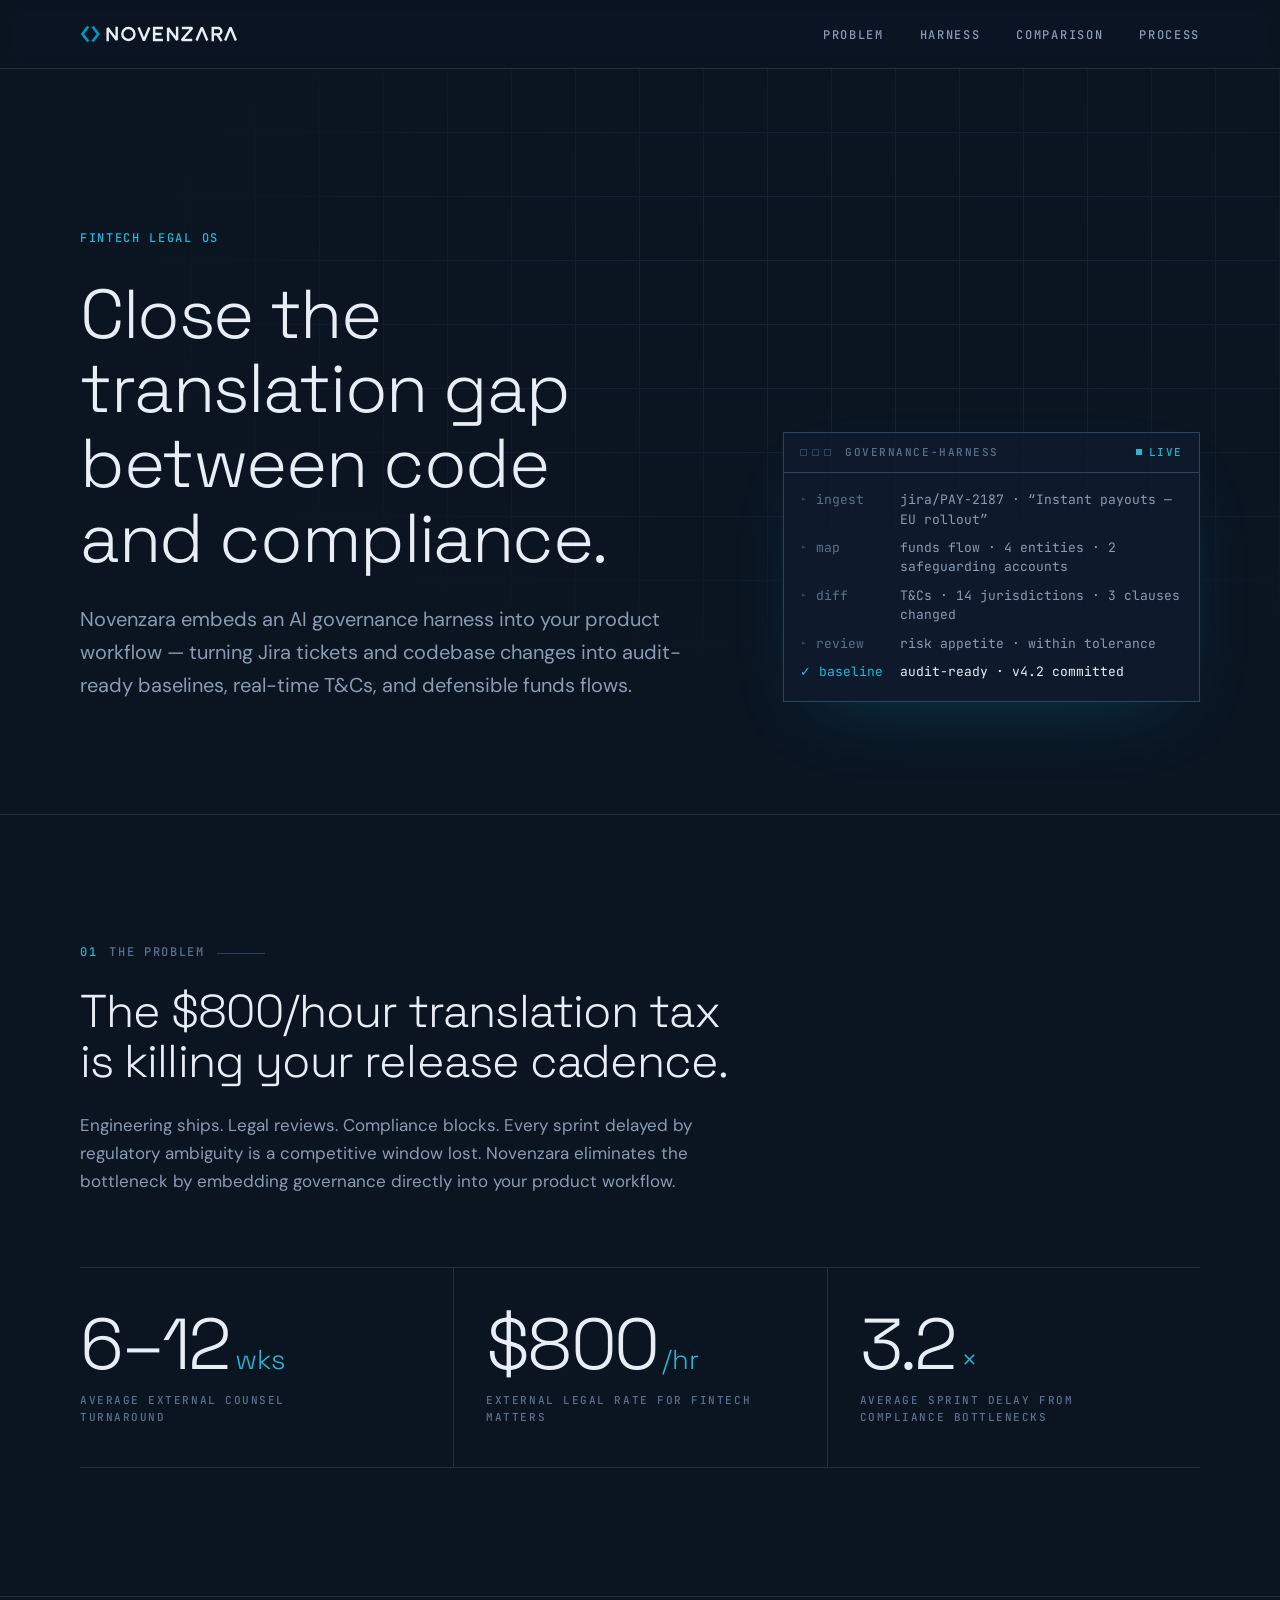
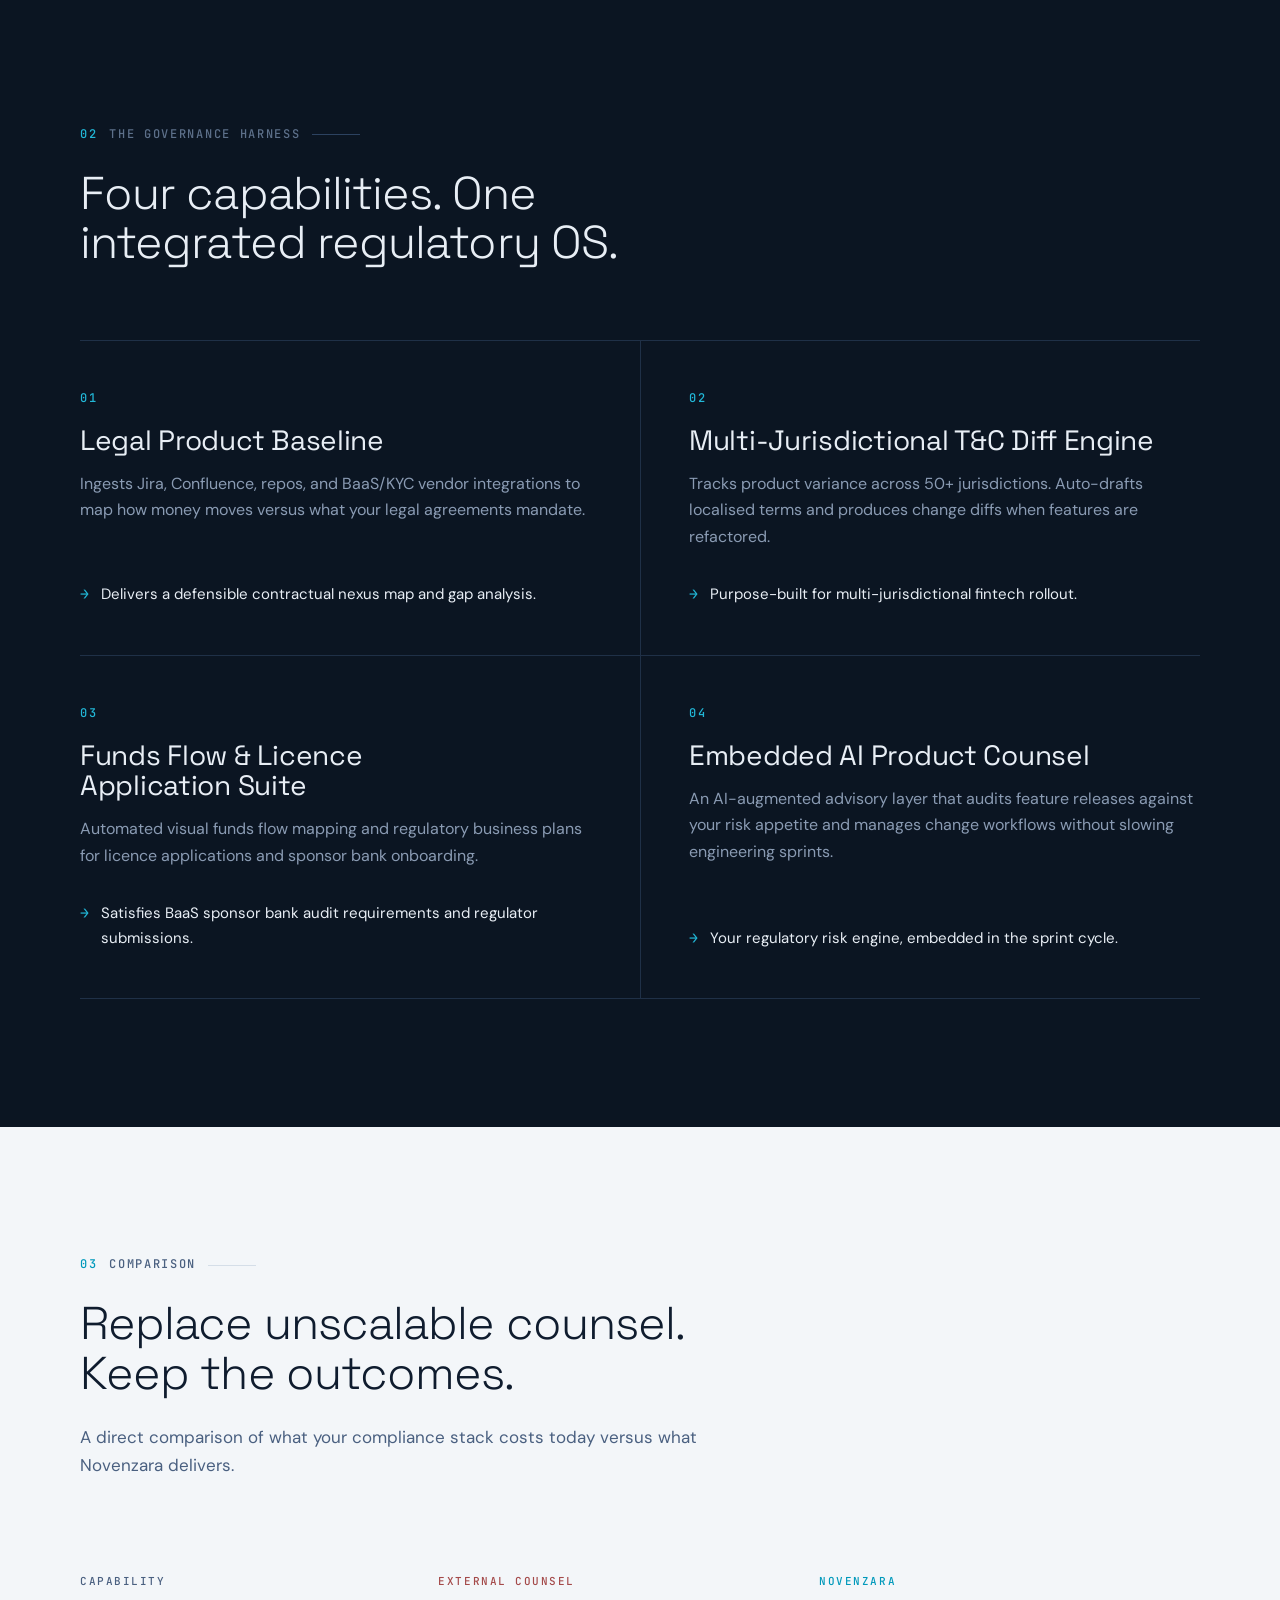
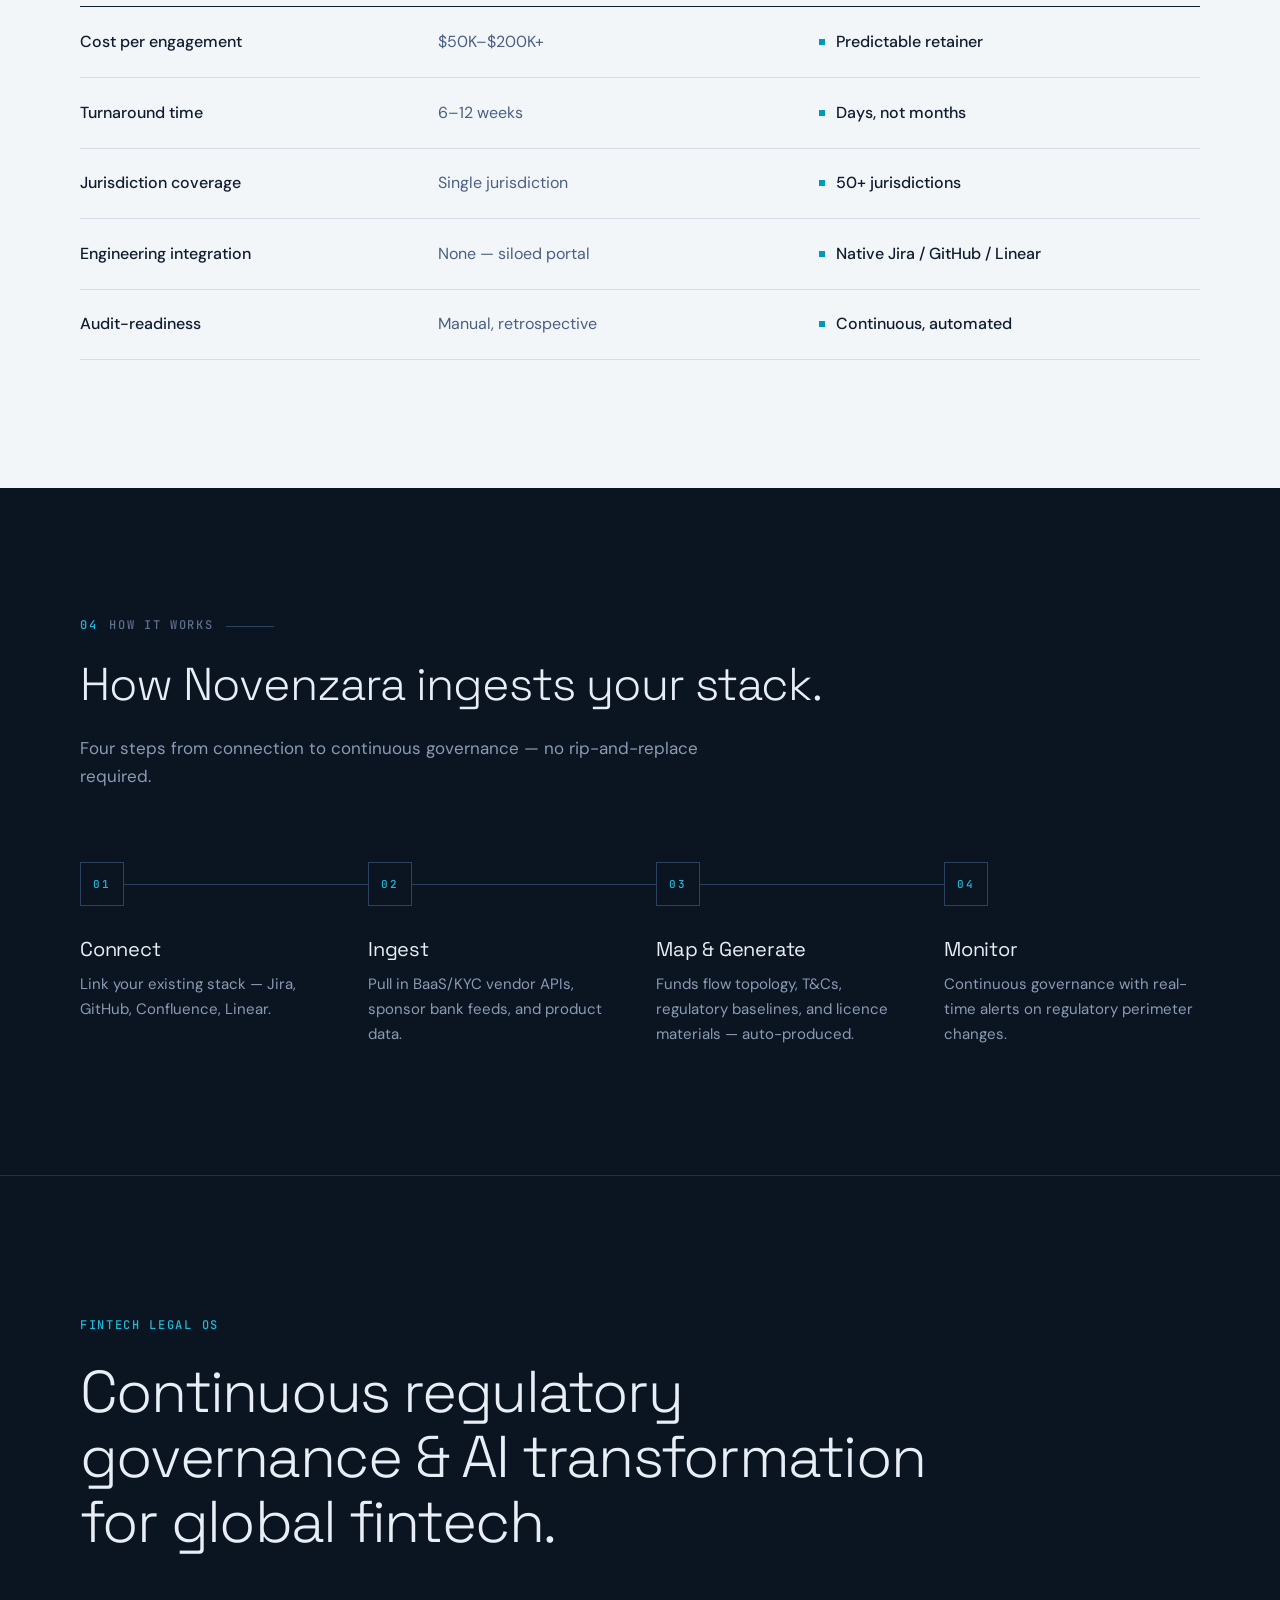
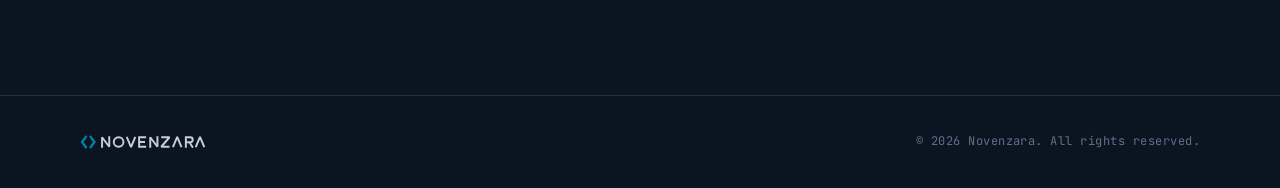
<file: index.html>
<!doctype html>
<html lang="en">
<head>
  <meta charset="utf-8">
  <meta name="viewport" content="width=device-width, initial-scale=1">
  <title>Novenzara — Fintech Legal OS &amp; Regulatory Governance</title>
  <meta name="description" content="Novenzara embeds an AI governance harness into your product workflow — turning Jira tickets and codebase changes into audit-ready baselines, real-time T&amp;Cs, and defensible funds flows.">
  <link rel="canonical" href="https://novenzara.com/">
  <meta name="theme-color" content="#0b1522">

  <meta property="og:type" content="website">
  <meta property="og:url" content="https://novenzara.com/">
  <meta property="og:title" content="Novenzara — Fintech Legal OS">
  <meta property="og:description" content="Close the translation gap between code and compliance.">

  <link rel="icon" href="assets/img/favicon.svg" type="image/svg+xml">
  <link rel="preconnect" href="https://fonts.googleapis.com">
  <link rel="preconnect" href="https://fonts.gstatic.com" crossorigin>
  <link rel="stylesheet" href="https://fonts.googleapis.com/css2?family=DM+Sans:opsz,wght@9..40,400;9..40,500&family=JetBrains+Mono:wght@400;500&family=Space+Grotesk:wght@300;400;500&display=swap">
  <link rel="stylesheet" href="assets/css/style.css">
  <script>document.documentElement.classList.add('js')</script>
</head>
<body>
  <a class="skip-link" href="#main">Skip to content</a>

  <header class="site-header">
    <div class="container header-inner">
      <a class="brand" href="./" aria-label="Novenzara home">
        <img src="assets/img/logo.svg" alt="Novenzara" width="158" height="20">
      </a>
      <button class="nav-toggle" aria-expanded="false" aria-controls="site-nav" aria-label="Toggle navigation">
        <span></span><span></span>
      </button>
      <nav id="site-nav" class="site-nav" aria-label="Primary">
        <ul>
          <li><a href="#problem">Problem</a></li>
          <li><a href="#harness">Harness</a></li>
          <li><a href="#comparison">Comparison</a></li>
          <li><a href="#process">Process</a></li>
        </ul>
      </nav>
    </div>
  </header>

  <main id="main">
    <!-- Hero -->
    <section class="hero">
      <div class="container hero-inner">
        <div class="hero-copy">
          <p class="eyebrow">Fintech Legal OS</p>
          <h1>Close the translation gap between code and compliance.</h1>
          <p class="lead">Novenzara embeds an AI governance harness into your product workflow — turning Jira tickets and codebase changes into audit-ready baselines, real-time T&amp;Cs, and defensible funds flows.</p>
        </div>

        <figure class="console reveal" aria-label="Illustration: the governance harness processing a product change">
          <div class="console-bar">
            <span class="console-dots" aria-hidden="true"><i></i><i></i><i></i></span>
            <span>governance-harness</span>
            <span class="console-status">live</span>
          </div>
          <ol class="console-log">
            <li><span class="tag">ingest</span><span>jira/PAY-2187 · “Instant payouts — EU rollout”</span></li>
            <li><span class="tag">map</span><span>funds flow · 4 entities · 2 safeguarding accounts</span></li>
            <li><span class="tag">diff</span><span>T&amp;Cs · 14 jurisdictions · 3 clauses changed</span></li>
            <li><span class="tag">review</span><span>risk appetite · within tolerance</span></li>
            <li class="ok"><span class="tag">baseline</span><span>audit-ready · v4.2 committed</span></li>
          </ol>
        </figure>
      </div>
    </section>

    <!-- 01 Problem -->
    <section id="problem" class="section">
      <div class="container">
        <header class="section-head reveal">
          <p class="index"><span>01</span> The problem</p>
          <h2>The $800/hour translation tax is killing your release cadence.</h2>
          <p class="section-lead">Engineering ships. Legal reviews. Compliance blocks. Every sprint delayed by regulatory ambiguity is a competitive window lost. Novenzara eliminates the bottleneck by embedding governance directly into your product workflow.</p>
        </header>

        <dl class="stats reveal">
          <div class="stat">
            <dt>Average external counsel turnaround</dt>
            <dd>6–12<small>wks</small></dd>
          </div>
          <div class="stat">
            <dt>External legal rate for fintech matters</dt>
            <dd>$800<small>/hr</small></dd>
          </div>
          <div class="stat">
            <dt>Average sprint delay from compliance bottlenecks</dt>
            <dd>3.2<small>×</small></dd>
          </div>
        </dl>
      </div>
    </section>

    <!-- 02 Harness -->
    <section id="harness" class="section section-rule">
      <div class="container">
        <header class="section-head reveal">
          <p class="index"><span>02</span> The governance harness</p>
          <h2>Four capabilities. One integrated regulatory OS.</h2>
        </header>

        <div class="capabilities">
          <article class="capability reveal">
            <p class="cap-num">01</p>
            <h3>Legal Product Baseline</h3>
            <p>Ingests Jira, Confluence, repos, and BaaS/KYC vendor integrations to map how money moves versus what your legal agreements mandate.</p>
            <p class="outcome">Delivers a defensible contractual nexus map and gap analysis.</p>
          </article>
          <article class="capability reveal">
            <p class="cap-num">02</p>
            <h3>Multi-Jurisdictional T&amp;C Diff Engine</h3>
            <p>Tracks product variance across 50+ jurisdictions. Auto-drafts localised terms and produces change diffs when features are refactored.</p>
            <p class="outcome">Purpose-built for multi-jurisdictional fintech rollout.</p>
          </article>
          <article class="capability reveal">
            <p class="cap-num">03</p>
            <h3>Funds Flow &amp; Licence Application Suite</h3>
            <p>Automated visual funds flow mapping and regulatory business plans for licence applications and sponsor bank onboarding.</p>
            <p class="outcome">Satisfies BaaS sponsor bank audit requirements and regulator submissions.</p>
          </article>
          <article class="capability reveal">
            <p class="cap-num">04</p>
            <h3>Embedded AI Product Counsel</h3>
            <p>An AI-augmented advisory layer that audits feature releases against your risk appetite and manages change workflows without slowing engineering sprints.</p>
            <p class="outcome">Your regulatory risk engine, embedded in the sprint cycle.</p>
          </article>
        </div>
      </div>
    </section>

    <!-- 03 Comparison -->
    <section id="comparison" class="section section-light">
      <div class="container">
        <header class="section-head reveal">
          <p class="index"><span>03</span> Comparison</p>
          <h2>Replace unscalable counsel. Keep the outcomes.</h2>
          <p class="section-lead">A direct comparison of what your compliance stack costs today versus what Novenzara delivers.</p>
        </header>

        <div class="table-wrap reveal">
          <table class="compare">
            <thead>
              <tr>
                <th scope="col">Capability</th>
                <th scope="col" class="col-ext">External counsel</th>
                <th scope="col" class="col-nz">Novenzara</th>
              </tr>
            </thead>
            <tbody>
              <tr><th scope="row">Cost per engagement</th><td class="col-ext" data-label="External counsel">$50K–$200K+</td><td class="col-nz" data-label="Novenzara">Predictable retainer</td></tr>
              <tr><th scope="row">Turnaround time</th><td class="col-ext" data-label="External counsel">6–12 weeks</td><td class="col-nz" data-label="Novenzara">Days, not months</td></tr>
              <tr><th scope="row">Jurisdiction coverage</th><td class="col-ext" data-label="External counsel">Single jurisdiction</td><td class="col-nz" data-label="Novenzara">50+ jurisdictions</td></tr>
              <tr><th scope="row">Engineering integration</th><td class="col-ext" data-label="External counsel">None — siloed portal</td><td class="col-nz" data-label="Novenzara">Native Jira / GitHub / Linear</td></tr>
              <tr><th scope="row">Audit-readiness</th><td class="col-ext" data-label="External counsel">Manual, retrospective</td><td class="col-nz" data-label="Novenzara">Continuous, automated</td></tr>
            </tbody>
          </table>
        </div>
      </div>
    </section>

    <!-- 04 Process -->
    <section id="process" class="section">
      <div class="container">
        <header class="section-head reveal">
          <p class="index"><span>04</span> How it works</p>
          <h2>How Novenzara ingests your stack.</h2>
          <p class="section-lead">Four steps from connection to continuous governance — no rip-and-replace required.</p>
        </header>

        <ol class="steps reveal">
          <li class="step">
            <span class="step-num">01</span>
            <h3>Connect</h3>
            <p>Link your existing stack — Jira, GitHub, Confluence, Linear.</p>
          </li>
          <li class="step">
            <span class="step-num">02</span>
            <h3>Ingest</h3>
            <p>Pull in BaaS/KYC vendor APIs, sponsor bank feeds, and product data.</p>
          </li>
          <li class="step">
            <span class="step-num">03</span>
            <h3>Map &amp; Generate</h3>
            <p>Funds flow topology, T&amp;Cs, regulatory baselines, and licence materials — auto-produced.</p>
          </li>
          <li class="step">
            <span class="step-num">04</span>
            <h3>Monitor</h3>
            <p>Continuous governance with real-time alerts on regulatory perimeter changes.</p>
          </li>
        </ol>
      </div>
    </section>

    <!-- Closing statement -->
    <section class="closing section-rule">
      <div class="container reveal">
        <p class="eyebrow">Fintech Legal OS</p>
        <p class="closing-statement">Continuous regulatory governance &amp; AI transformation for global fintech.</p>
      </div>
    </section>
  </main>

  <footer class="site-footer">
    <div class="container footer-inner">
      <img src="assets/img/logo.svg" alt="Novenzara" width="126" height="16">
      <p>&copy; <span id="year">2026</span> Novenzara. All rights reserved.</p>
    </div>
  </footer>

  <script src="assets/js/main.js" defer></script>
</body>
</html>
</file>
<file: assets/css/style.css>
/* ---------- Design tokens ---------- */
:root {
  --ink: #0b1522;          /* page background */
  --ink-2: #0f1c2e;        /* brand navy, raised surfaces */
  --ink-3: #142438;
  --line: #1f3047;         /* hairlines on dark */
  --line-strong: #2c4260;
  --text: #e8eef5;
  --text-muted: #8a9bb3;
  --text-dim: #5d708a;
  --accent: #0099bb;       /* brand cyan */
  --accent-bright: #22b8d8;
  --warn: #c86a6a;

  --paper: #f3f6f9;        /* light section */
  --paper-line: #d5dee8;
  --paper-text: #0f1c2e;
  --paper-muted: #4a6080;

  --font-display: "Space Grotesk", system-ui, sans-serif;
  --font-body: "DM Sans", system-ui, -apple-system, "Segoe UI", sans-serif;
  --font-mono: "JetBrains Mono", ui-monospace, SFMono-Regular, Menlo, monospace;

  --max-width: 1200px;
  --gutter: clamp(1rem, 4vw, 2.5rem);
  --header-height: 68px;
  --ease: cubic-bezier(.2, .7, .2, 1);
}

/* ---------- Base ---------- */
*, *::before, *::after { box-sizing: border-box; }
html { scroll-behavior: smooth; scroll-padding-top: var(--header-height); -webkit-text-size-adjust: 100%; }
body {
  margin: 0;
  font-family: var(--font-body);
  font-size: 1rem;
  line-height: 1.65;
  color: var(--text);
  background: var(--ink);
  -webkit-font-smoothing: antialiased;
  -moz-osx-font-smoothing: grayscale;
}
img { max-width: 100%; height: auto; display: block; }
a { color: inherit; }
h1, h2, h3 {
  font-family: var(--font-display);
  font-weight: 400;
  letter-spacing: -0.02em;
  line-height: 1.08;
  margin: 0;
  text-wrap: balance;
}
h1 { font-size: clamp(2.5rem, 5.4vw, 4.5rem); font-weight: 300; }
h2 { font-size: clamp(1.75rem, 3.6vw, 2.875rem); font-weight: 300; }
h3 { font-size: 1.25rem; letter-spacing: -0.01em; }
p { margin: 0; }
::selection { background: var(--accent); color: #fff; }

.container { max-width: var(--max-width); margin: 0 auto; padding: 0 var(--gutter); }

.skip-link {
  position: absolute; left: -9999px; top: 0; z-index: 100;
  background: var(--accent); color: #fff; padding: .5rem 1rem;
}
.skip-link:focus { left: 0; }
:focus-visible { outline: 2px solid var(--accent-bright); outline-offset: 3px; }

/* Shared label style: uppercase mono with tracking */
.eyebrow, .index, .cap-num, .step-num, .stat dt, .compare thead th, .console-bar, .site-nav a {
  font-family: var(--font-mono);
  font-size: .75rem;
  font-weight: 500;
  letter-spacing: .14em;
  text-transform: uppercase;
}
.eyebrow { color: var(--accent-bright); }

/* ---------- Header ---------- */
.site-header {
  position: sticky; top: 0; z-index: 50;
  background: rgba(11, 21, 34, .82);
  backdrop-filter: saturate(140%) blur(12px);
  -webkit-backdrop-filter: saturate(140%) blur(12px);
  border-bottom: 1px solid var(--line);
}
.header-inner { display: flex; align-items: center; justify-content: space-between; height: var(--header-height); }
.brand img { height: 20px; width: auto; }

.site-nav ul { display: flex; gap: 2.25rem; list-style: none; margin: 0; padding: 0; }
.site-nav a { color: var(--text-muted); text-decoration: none; transition: color .2s; }
.site-nav a:hover { color: var(--text); }

.nav-toggle { display: none; background: none; border: 0; padding: .75rem .25rem; cursor: pointer; }
.nav-toggle span { display: block; width: 22px; height: 1.5px; background: var(--text); transition: transform .25s var(--ease); }
.nav-toggle span + span { margin-top: 6px; }
.nav-toggle[aria-expanded="true"] span:first-child { transform: translateY(3.75px) rotate(45deg); }
.nav-toggle[aria-expanded="true"] span:last-child { transform: translateY(-3.75px) rotate(-45deg); }

@media (max-width: 760px) {
  .nav-toggle { display: block; }
  .site-nav {
    position: absolute; top: var(--header-height); left: 0; right: 0;
    background: var(--ink); border-bottom: 1px solid var(--line);
    display: none;
  }
  .site-nav.is-open { display: block; }
  .site-nav ul { flex-direction: column; gap: 0; padding: .5rem var(--gutter) 1.25rem; }
  .site-nav li a { display: block; padding: .85rem 0; border-bottom: 1px solid var(--line); }
  .site-nav li:last-child a { border-bottom: 0; }
}

/* ---------- Hero ---------- */
.hero {
  position: relative;
  padding: clamp(5rem, 13vw, 10rem) 0 clamp(4rem, 9vw, 7rem);
  border-bottom: 1px solid var(--line);
  overflow: hidden;
  isolation: isolate;
}
/* Engineering grid, fading out toward the bottom */
.hero::before {
  content: ""; position: absolute; inset: 0; z-index: -1;
  background-image:
    linear-gradient(var(--line) 1px, transparent 1px),
    linear-gradient(90deg, var(--line) 1px, transparent 1px);
  background-size: 64px 64px;
  background-position: -1px -1px;
  opacity: .55;
  mask-image: radial-gradient(ellipse 80% 70% at 70% 30%, #000 20%, transparent 75%);
  -webkit-mask-image: radial-gradient(ellipse 80% 70% at 70% 30%, #000 20%, transparent 75%);
}
.hero-inner { display: grid; gap: clamp(3rem, 6vw, 5rem); }
.hero-copy { max-width: 46rem; }
.hero .eyebrow { margin-bottom: 1.75rem; }
.hero h1 { margin-bottom: 1.75rem; }
.lead { font-size: clamp(1.0625rem, 1.6vw, 1.25rem); color: var(--text-muted); max-width: 40rem; }

@media (min-width: 1040px) {
  .hero-inner { grid-template-columns: minmax(0, 1.5fr) minmax(400px, 1fr); align-items: end; }
}

/* Console illustration */
.console {
  margin: 0;
  background: rgba(15, 28, 46, .85);
  border: 1px solid var(--line-strong);
  font-family: var(--font-mono);
  font-size: .8125rem;
  line-height: 1.5;
  box-shadow: 0 30px 80px -40px rgba(0, 153, 187, .35);
}
.console-bar {
  display: flex; align-items: center; gap: .9rem;
  padding: .7rem 1rem;
  border-bottom: 1px solid var(--line-strong);
  color: var(--text-dim);
  font-size: .6875rem;
}
.console-dots { display: inline-flex; gap: 5px; }
.console-dots i { width: 7px; height: 7px; border: 1px solid var(--line-strong); }
.console-status { margin-left: auto; color: var(--accent-bright); display: inline-flex; align-items: center; gap: .45rem; }
.console-status::before {
  content: ""; width: 6px; height: 6px; background: var(--accent-bright);
  animation: pulse 2s infinite;
}
.console-log { list-style: none; margin: 0; padding: 1.1rem 1rem 1.25rem; display: grid; gap: .55rem; }
.console-log li { display: grid; grid-template-columns: 5.5rem 1fr; gap: .75rem; color: var(--text-muted); }
.console-log .tag { color: var(--text-dim); }
.console-log .tag::before { content: "▸ "; color: var(--line-strong); }
.console-log .ok { color: var(--text); }
.console-log .ok .tag { color: var(--accent-bright); }
.console-log .ok .tag::before { content: "✓ "; color: var(--accent-bright); }

/* Lines type in one after another once revealed */
.js .console-log li { opacity: 0; transform: translateX(-6px); transition: opacity .4s var(--ease), transform .4s var(--ease); }
.js .console.is-visible .console-log li { opacity: 1; transform: none; }
.console-log li:nth-child(2) { transition-delay: .25s; }
.console-log li:nth-child(3) { transition-delay: .5s; }
.console-log li:nth-child(4) { transition-delay: .75s; }
.console-log li:nth-child(5) { transition-delay: 1s; }

@keyframes pulse { 50% { opacity: .25; } }

/* ---------- Sections ---------- */
.section { padding: clamp(5rem, 10vw, 8.5rem) 0; }
.section-rule { border-top: 1px solid var(--line); }

.section-head { max-width: 50rem; margin-bottom: clamp(3rem, 6vw, 4.5rem); }
.index { color: var(--text-dim); margin-bottom: 1.5rem; display: flex; align-items: center; gap: .75rem; }
.index span { color: var(--accent-bright); }
.index::after { content: ""; height: 1px; width: 3rem; background: var(--line-strong); }
.section-lead { margin-top: 1.5rem; color: var(--text-muted); font-size: 1.0625rem; max-width: 42rem; }

/* Stats */
.stats { display: grid; margin: 0; border-top: 1px solid var(--line); }
.stat { padding: 2rem 0; border-bottom: 1px solid var(--line); display: flex; flex-direction: column-reverse; justify-content: flex-end; gap: .75rem; }
.stat dt { color: var(--text-dim); font-size: .6875rem; max-width: 18rem; line-height: 1.6; }
.stat dd {
  margin: 0;
  font-family: var(--font-display); font-weight: 300;
  font-size: clamp(3rem, 6vw, 4.5rem); line-height: 1; letter-spacing: -0.04em;
}
.stat dd small { font-size: .38em; letter-spacing: 0; color: var(--accent-bright); margin-left: .2em; }

@media (min-width: 760px) {
  .stats { grid-template-columns: repeat(3, 1fr); border-bottom: 1px solid var(--line); }
  .stat { padding: 2.5rem 2rem; border-bottom: 0; }
  .stat:first-child { padding-left: 0; }
  .stat + .stat { border-left: 1px solid var(--line); }
}

/* Capabilities */
.capabilities { display: grid; border-top: 1px solid var(--line); }
.capability {
  position: relative;
  padding: 2.5rem 0;
  border-bottom: 1px solid var(--line);
  display: flex; flex-direction: column; gap: 1rem;
}
.capability::before {
  content: ""; position: absolute; left: 0; top: -1px; height: 1px; width: 0;
  background: var(--accent); transition: width .6s var(--ease);
}
.capability:hover::before { width: 100%; }
.cap-num { color: var(--accent-bright); }
.capability h3 { font-size: clamp(1.375rem, 2.2vw, 1.75rem); font-weight: 400; }
.capability p:not(.cap-num):not(.outcome) { color: var(--text-muted); max-width: 34rem; }
.outcome {
  margin-top: auto; padding-top: 1rem;
  font-size: .9375rem; color: var(--text);
  display: flex; gap: .75rem; align-items: baseline;
}
.outcome::before { content: "→"; color: var(--accent-bright); font-family: var(--font-mono); }

@media (min-width: 860px) {
  .capabilities { grid-template-columns: 1fr 1fr; }
  .capability { padding: 3rem 3rem 3rem 0; }
  .capability:nth-child(even) { padding: 3rem 0 3rem 3rem; border-left: 1px solid var(--line); }
}

/* Comparison (light section) */
.section-light { background: var(--paper); color: var(--paper-text); }
.section-light .index { color: var(--paper-muted); }
.section-light .index span { color: var(--accent); }
.section-light .index::after { background: var(--paper-line); }
.section-light .section-lead { color: var(--paper-muted); }

.table-wrap { overflow-x: auto; -webkit-overflow-scrolling: touch; }
.compare { width: 100%; min-width: 600px; border-collapse: collapse; font-size: 1rem; }
.compare th, .compare td { text-align: left; padding: 1.35rem 1.5rem 1.35rem 0; border-bottom: 1px solid var(--paper-line); vertical-align: top; }
.compare thead th { font-size: .6875rem; color: var(--paper-muted); border-bottom: 1px solid var(--paper-text); padding-bottom: 1rem; }
.compare thead .col-ext { color: #a44a4a; }
.compare thead .col-nz { color: var(--accent); }
.compare tbody th { font-weight: 500; width: 32%; }
.compare .col-ext { color: var(--paper-muted); width: 34%; }
.compare tbody .col-nz { font-weight: 500; }
.compare tbody .col-nz::before {
  content: ""; display: inline-block; width: 6px; height: 6px; background: var(--accent);
  margin-right: .7rem; vertical-align: middle; transform: translateY(-1px);
}

@media (max-width: 640px) {
  .compare { min-width: 0; }
  .compare thead { position: absolute; width: 1px; height: 1px; overflow: hidden; clip: rect(0 0 0 0); }
  .compare tr { display: block; padding: 1.5rem 0; border-bottom: 1px solid var(--paper-line); }
  .compare tbody tr:first-child { border-top: 1px solid var(--paper-text); }
  .compare th, .compare td { display: block; width: auto !important; padding: 0; border: 0; }
  .compare tbody th { margin-bottom: .9rem; }
  .compare td { display: grid; grid-template-columns: 8.5rem 1fr; gap: 1rem; padding: .3rem 0; }
  .compare td::before {
    content: attr(data-label);
    font-family: var(--font-mono); font-size: .625rem; letter-spacing: .12em; text-transform: uppercase;
    padding-top: .3rem;
  }
  .compare td.col-ext::before { color: #a44a4a; }
  .compare td.col-nz::before { color: var(--accent); }
  .compare tbody .col-nz::before { content: attr(data-label); display: block; width: auto; height: auto; background: none; margin: 0; transform: none; }
}

/* Process */
.steps { list-style: none; margin: 0; padding: 0 0 0 1.375rem; display: grid; gap: 0; }
.step { position: relative; padding: 2rem 0 2rem 3.5rem; border-left: 1px solid var(--line-strong); }
.step:last-child { border-left-color: transparent; }
.step-num {
  position: absolute; left: 0; top: 2rem; transform: translateX(-50%);
  background: var(--ink); color: var(--accent-bright);
  border: 1px solid var(--line-strong);
  width: 2.75rem; height: 2.75rem; display: grid; place-items: center;
  font-size: .6875rem;
}
.step h3 { margin: .55rem 0 .75rem; }
.step p { color: var(--text-muted); font-size: .9375rem; max-width: 22rem; }

@media (min-width: 860px) {
  .steps { grid-template-columns: repeat(4, 1fr); gap: 2rem; padding-left: 0; }
  .step { padding: 4.25rem 0 0; border-left: 0; }
  .step::before {
    content: ""; position: absolute; top: 1.375rem; left: 2.75rem; right: -2rem;
    height: 1px; background: var(--line-strong);
  }
  .step:last-child::before { display: none; }
  .step-num { top: 0; left: 0; transform: none; }
}

/* Closing */
.closing { padding: clamp(5rem, 11vw, 9rem) 0; }
.closing .eyebrow { margin-bottom: 1.5rem; }
.closing-statement {
  font-family: var(--font-display); font-weight: 300;
  font-size: clamp(2rem, 4.6vw, 3.75rem); line-height: 1.1; letter-spacing: -0.03em;
  max-width: 58rem; text-wrap: balance;
}

/* ---------- Footer ---------- */
.site-footer { border-top: 1px solid var(--line); padding: 2.25rem 0; }
.footer-inner { display: flex; flex-wrap: wrap; gap: 1rem 2rem; align-items: center; justify-content: space-between; }
.footer-inner img { height: 16px; width: auto; opacity: .85; }
.site-footer p { color: var(--text-dim); font-family: var(--font-mono); font-size: .75rem; letter-spacing: .04em; }

/* ---------- 404 ---------- */
.not-found { min-height: calc(100vh - var(--header-height) - 100px); display: flex; align-items: center; }
.not-found h1 { margin: 1.5rem 0; }
.not-found a { color: var(--accent-bright); font-family: var(--font-mono); font-size: .8125rem; letter-spacing: .1em; text-transform: uppercase; text-decoration: none; }
.not-found a:hover { text-decoration: underline; }

/* ---------- Reveal on scroll ---------- */
.js .reveal { opacity: 0; transform: translateY(14px); transition: opacity .7s var(--ease), transform .7s var(--ease); }
.js .reveal.is-visible { opacity: 1; transform: none; }

@media (prefers-reduced-motion: reduce) {
  html { scroll-behavior: auto; }
  *, *::before, *::after { animation: none !important; transition: none !important; }
  .js .reveal, .js .console-log li { opacity: 1; transform: none; }
}
</file>
